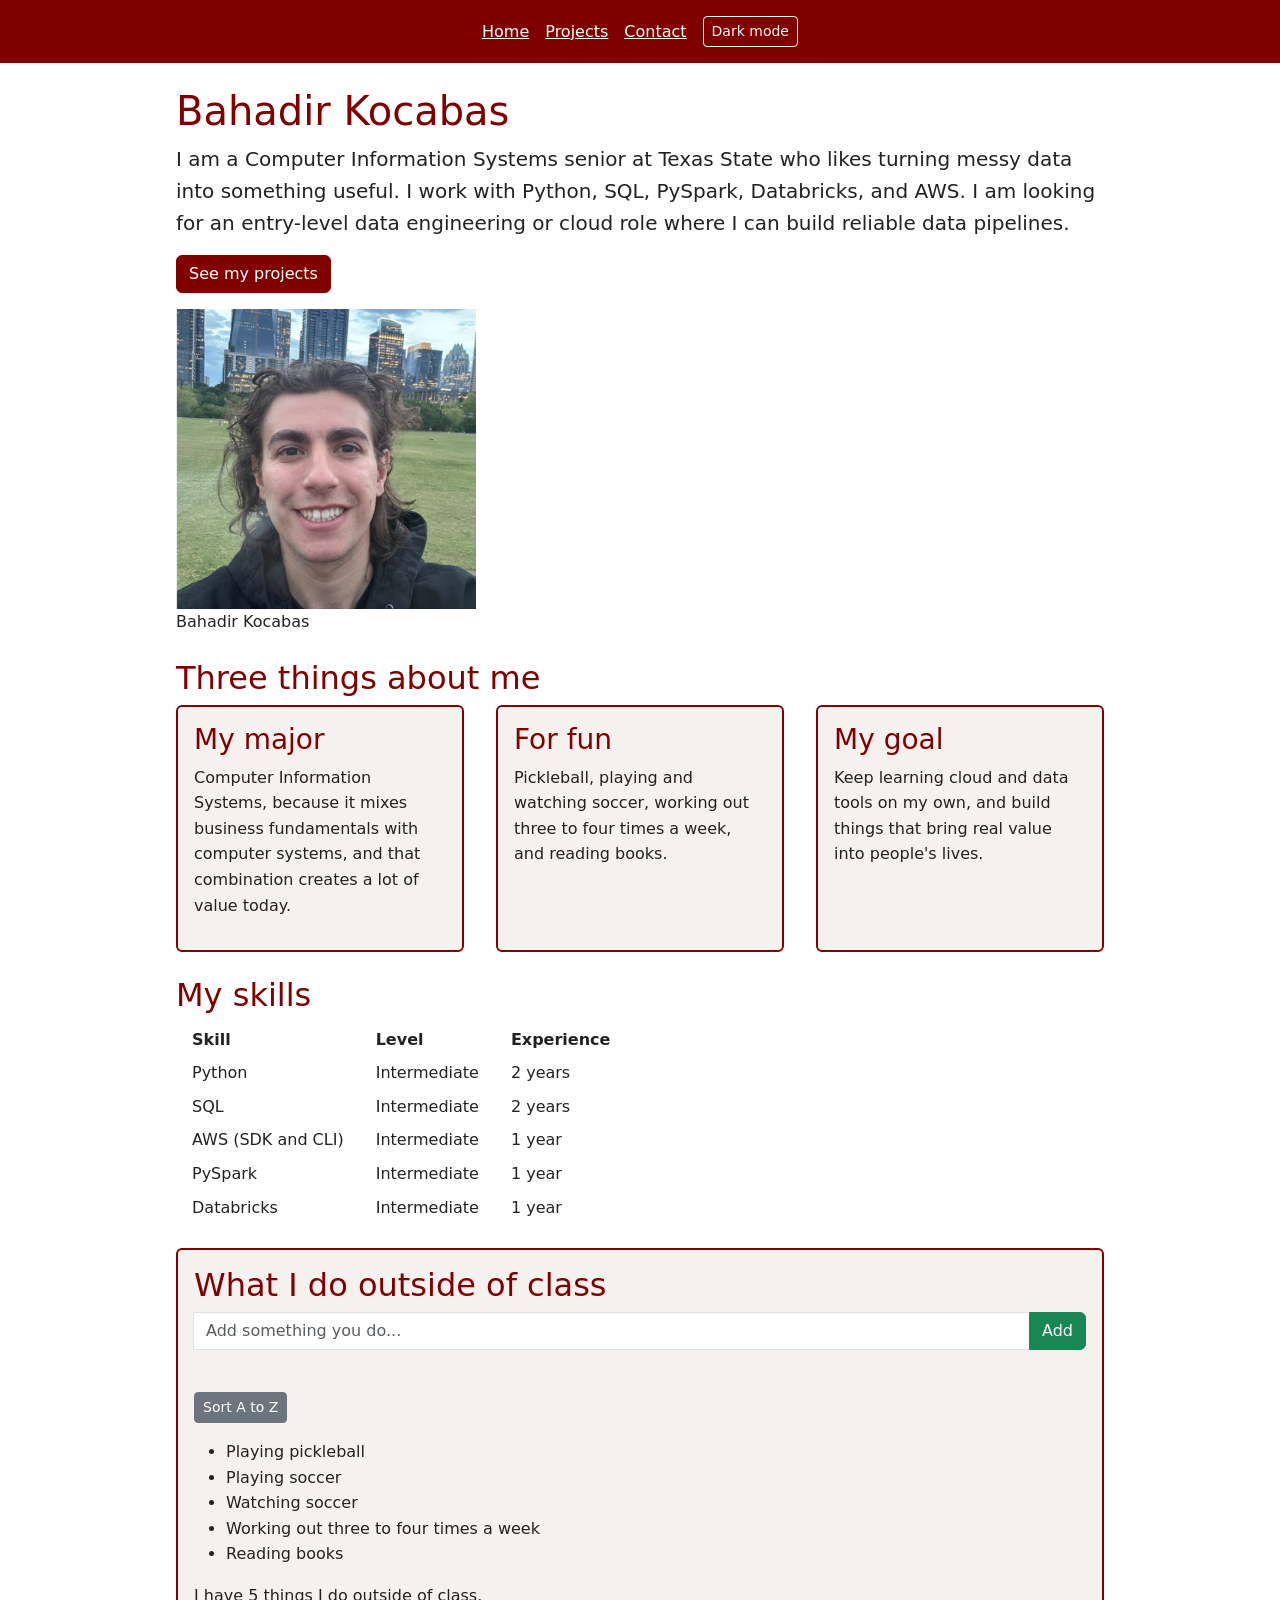
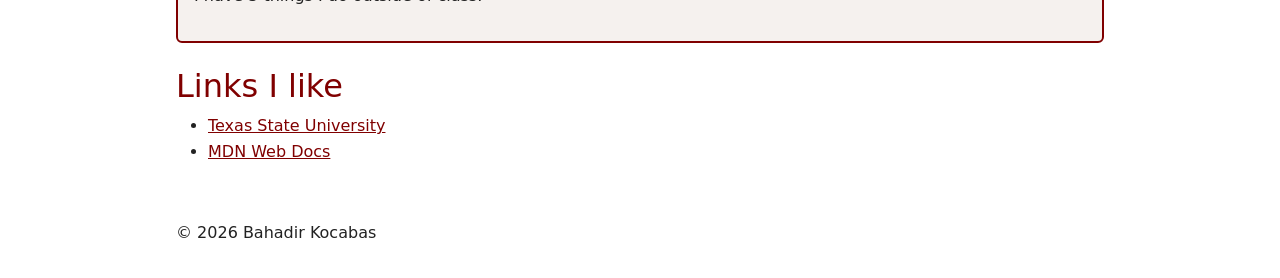
<file: index.html>
<!DOCTYPE html>
<html lang="en">
<head>
  <meta charset="UTF-8">
  <!-- Assignment 4, row 3: the viewport meta tag. Every page needs it. -->
  <meta name="viewport" content="width=device-width, initial-scale=1">
  <title>Bahadir Kocabas</title>
  <!-- Checklist 6: Bootstrap's link line (as in the Week 8 type-along).
       It comes BEFORE styles.css, so my own rules win. -->
  <link rel="stylesheet" href="https://cdn.jsdelivr.net/npm/bootstrap@5.3.3/dist/css/bootstrap.min.css">
  <!-- This line connects this page to styles.css -->
  <link rel="stylesheet" href="styles.css">
</head>
<body>
  <!-- Assignment 4, row 1: the nav bar. The same nav sits on every page. -->
  <header>
    <nav class="container">
      <a href="index.html">Home</a>
      <a href="project.html">Projects</a>
      <a href="contact.html">Contact</a>
      <!-- Feature 1: the dark mode button. script.js listens for its click. -->
      <button type="button" id="theme-btn" class="btn btn-outline-light btn-sm" aria-pressed="false">Dark mode</button>
    </nav>
  </header>

  <!-- Checklist 6: container py-4 around the page (Bootstrap).
       Assignment 4, row 6: class="container" keeps the page centered -->
  <main class="container py-4">
    <!-- Assignment 7, checklist 1: profile. My name, 2-3 sentences about me,
         and the kind of work I want. -->
    <h1>Bahadir Kocabas</h1>
    <p id="intro">I am a Computer Information Systems senior at Texas State who likes turning messy data into something useful. I work with Python, SQL, PySpark, Databricks, and AWS. I am looking for an entry-level data engineering or cloud role where I can build reliable data pipelines.</p>
    <!-- btn btn-primary is Bootstrap; my styles.css recolors it with --brand -->
    <p><a href="project.html" class="btn btn-primary">See my projects</a></p>

    <!-- Put your own photo in the images folder, then change src and alt -->
    <figure>
      <img src="images/headshot.png" alt="Headshot of Bahadir Kocabas" width="300">
      <figcaption>Bahadir Kocabas</figcaption>
    </figure>

    <h2>Three things about me</h2>
    <!-- Assignment 4, row 2: three cards. On wider screens they sit in one row. -->
    <section class="cards">
      <div class="card">
        <h3>My major</h3>
        <p>Computer Information Systems, because it mixes business fundamentals with computer systems, and that combination creates a lot of value today.</p>
      </div>
      <div class="card">
        <h3>For fun</h3>
        <p>Pickleball, playing and watching soccer, working out three to four times a week, and reading books.</p>
      </div>
      <div class="card">
        <h3>My goal</h3>
        <p>Keep learning cloud and data tools on my own, and build things that bring real value into people's lives.</p>
      </div>
    </section>

    <h2>My skills</h2>
    <table>
      <tr><th>Skill</th><th>Level</th><th>Experience</th></tr>
      <tr><td>Python</td><td>Intermediate</td><td>2 years</td></tr>
      <tr><td>SQL</td><td>Intermediate</td><td>2 years</td></tr>
      <tr><td>AWS (SDK and CLI)</td><td>Intermediate</td><td>1 year</td></tr>
      <tr><td>PySpark</td><td>Intermediate</td><td>1 year</td></tr>
      <tr><td>Databricks</td><td>Intermediate</td><td>1 year</td></tr>
    </table>

    <!-- Checklist 7: made it mine. The list sits on my own Home page,
         under a heading I wrote.
         Checklist 6: card card-body mb-3 (Bootstrap) around the list. -->
    <section class="card card-body mb-3">
      <h2>What I do outside of class</h2>

      <!-- Feature 3: a form to add a new item. script.js listens for its submit event. -->
      <form id="add-form" class="input-group mb-2">
        <label for="hobby-input" class="visually-hidden">New item</label>
        <input id="hobby-input" type="text" class="form-control" placeholder="Add something you do...">
        <button type="submit" class="btn btn-success">Add</button>
      </form>
      <p id="hobby-message" aria-live="polite"></p>

      <!-- Feature 2: a button that sorts the list A to Z. script.js listens for its click. -->
      <div class="mb-3">
        <button type="button" id="sort-btn" class="btn btn-secondary btn-sm">Sort A to Z</button>
      </div>

      <!-- Checklist 1: an empty list and an empty count line, each with an id.
           script.js fills both of them in. -->
      <ul id="list"></ul>
      <p id="count"></p>
    </section>

    <h2>Links I like</h2>
    <ul>
      <li><a href="https://www.txst.edu" target="_blank" rel="noopener">Texas State University</a></li>
      <li><a href="https://developer.mozilla.org" target="_blank" rel="noopener">MDN Web Docs</a></li>
    </ul>
  </main>

  <footer class="container">
    <p>&copy; 2026 Bahadir Kocabas</p>
  </footer>

  <!-- Checklist 1: script.js is linked at the END of body, so the list
       and the count line already exist when the script runs. -->
  <script src="script.js"></script>

<!--
Assignment 7:
1. The design principle I fixed, and what I changed: Contrast. In dark mode, Bootstrap's .card class kept its own dark text color, so the card text was dark on a dark background and hard to read. I set .card to color: var(--text) so cards follow my dark mode colors, and I checked every text and background pair in WebAIM's Contrast Checker. All of them pass 4.5:1 in light and dark mode.
2. The tools and AI I used: VS Code, Bootstrap 5.3.3 (CDN), the WebAIM Contrast Checker, Chrome DevTools (device toolbar at 375px and 1280px), GitHub Desktop, and Cloudflare Workers & Pages. I used Claude (AI) to explain concepts, check my code, and help write the contact form handler and the project descriptions. I reviewed and tested everything myself.
-->
</body>
</html>
</file>
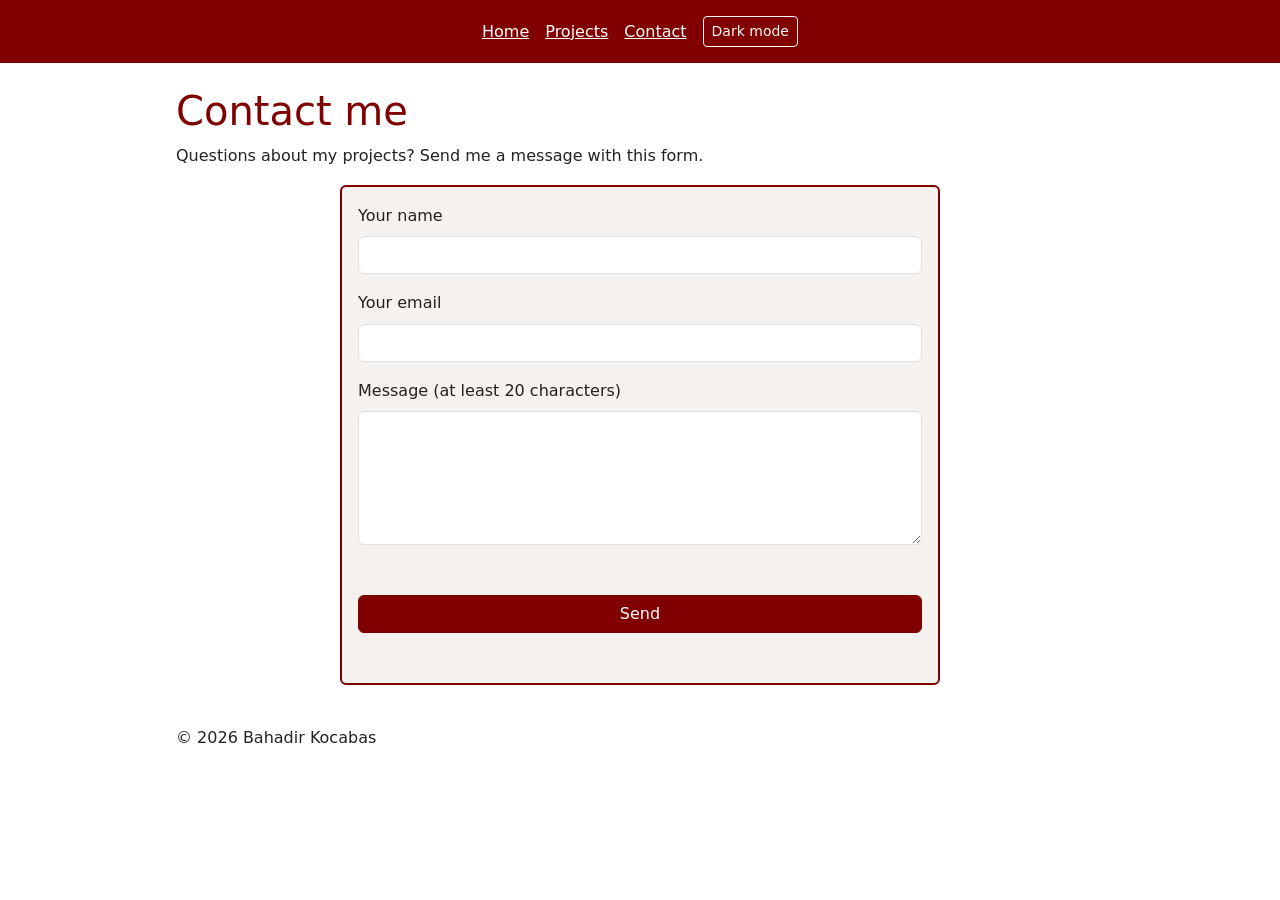
<file: contact.html>
<!DOCTYPE html>
<html lang="en">
<head>
  <meta charset="UTF-8">
  <!-- Checklist 3: the viewport meta tag -->
  <meta name="viewport" content="width=device-width, initial-scale=1">
  <title>Contact | Bahadir Kocabas</title>
  <!-- Bootstrap first, then my styles.css, so my rules win (same as every page) -->
  <link rel="stylesheet" href="https://cdn.jsdelivr.net/npm/bootstrap@5.3.3/dist/css/bootstrap.min.css">
  <link rel="stylesheet" href="styles.css">
</head>
<body>
  <!-- Assignment 7, checklist 3: the same nav on every page -->
  <header>
    <nav class="container">
      <a href="index.html">Home</a>
      <a href="project.html">Projects</a>
      <a href="contact.html">Contact</a>
      <button type="button" id="theme-btn" class="btn btn-outline-light btn-sm" aria-pressed="false">Dark mode</button>
    </nav>
  </header>

  <main class="container py-4">
    <h1>Contact me</h1>
    <p>Questions about my projects? Send me a message with this form.</p>

    <!-- Assignment 7, checklist 6: my own contact form.
         "required" and type="email" are checked by the browser first.
         script.js then checks my own rule (at least 20 characters).
         Every input has a <label>; for="..." matches the input's id.
         novalidate is NOT used, so the browser checks still run. -->
    <form id="contact-form" class="card card-body contact-form">
      <div class="mb-3">
        <label for="name" class="form-label">Your name</label>
        <input id="name" name="name" type="text" class="form-control" required>
      </div>

      <div class="mb-3">
        <label for="email" class="form-label">Your email</label>
        <input id="email" name="email" type="email" class="form-control" required>
      </div>

      <div class="mb-3">
        <label for="message" class="form-label">Message (at least 20 characters)</label>
        <textarea id="message" name="message" rows="5" class="form-control" required aria-describedby="message-error"></textarea>
        <!-- The warning appears right next to (under) the message box.
             aria-live="polite" makes screen readers read it when it changes. -->
        <p id="message-error" class="form-msg" aria-live="polite"></p>
      </div>

      <button type="submit" class="btn btn-primary">Send</button>
      <!-- The thank-you line. It stays empty until the form is OK. -->
      <p id="thanks" class="form-msg" aria-live="polite"></p>
    </form>
  </main>

  <footer class="container">
    <p>&copy; 2026 Bahadir Kocabas</p>
  </footer>

  <!-- script.js runs dark mode and the contact form's submit listener -->
  <script src="script.js"></script>
</body>
</html>
</file>
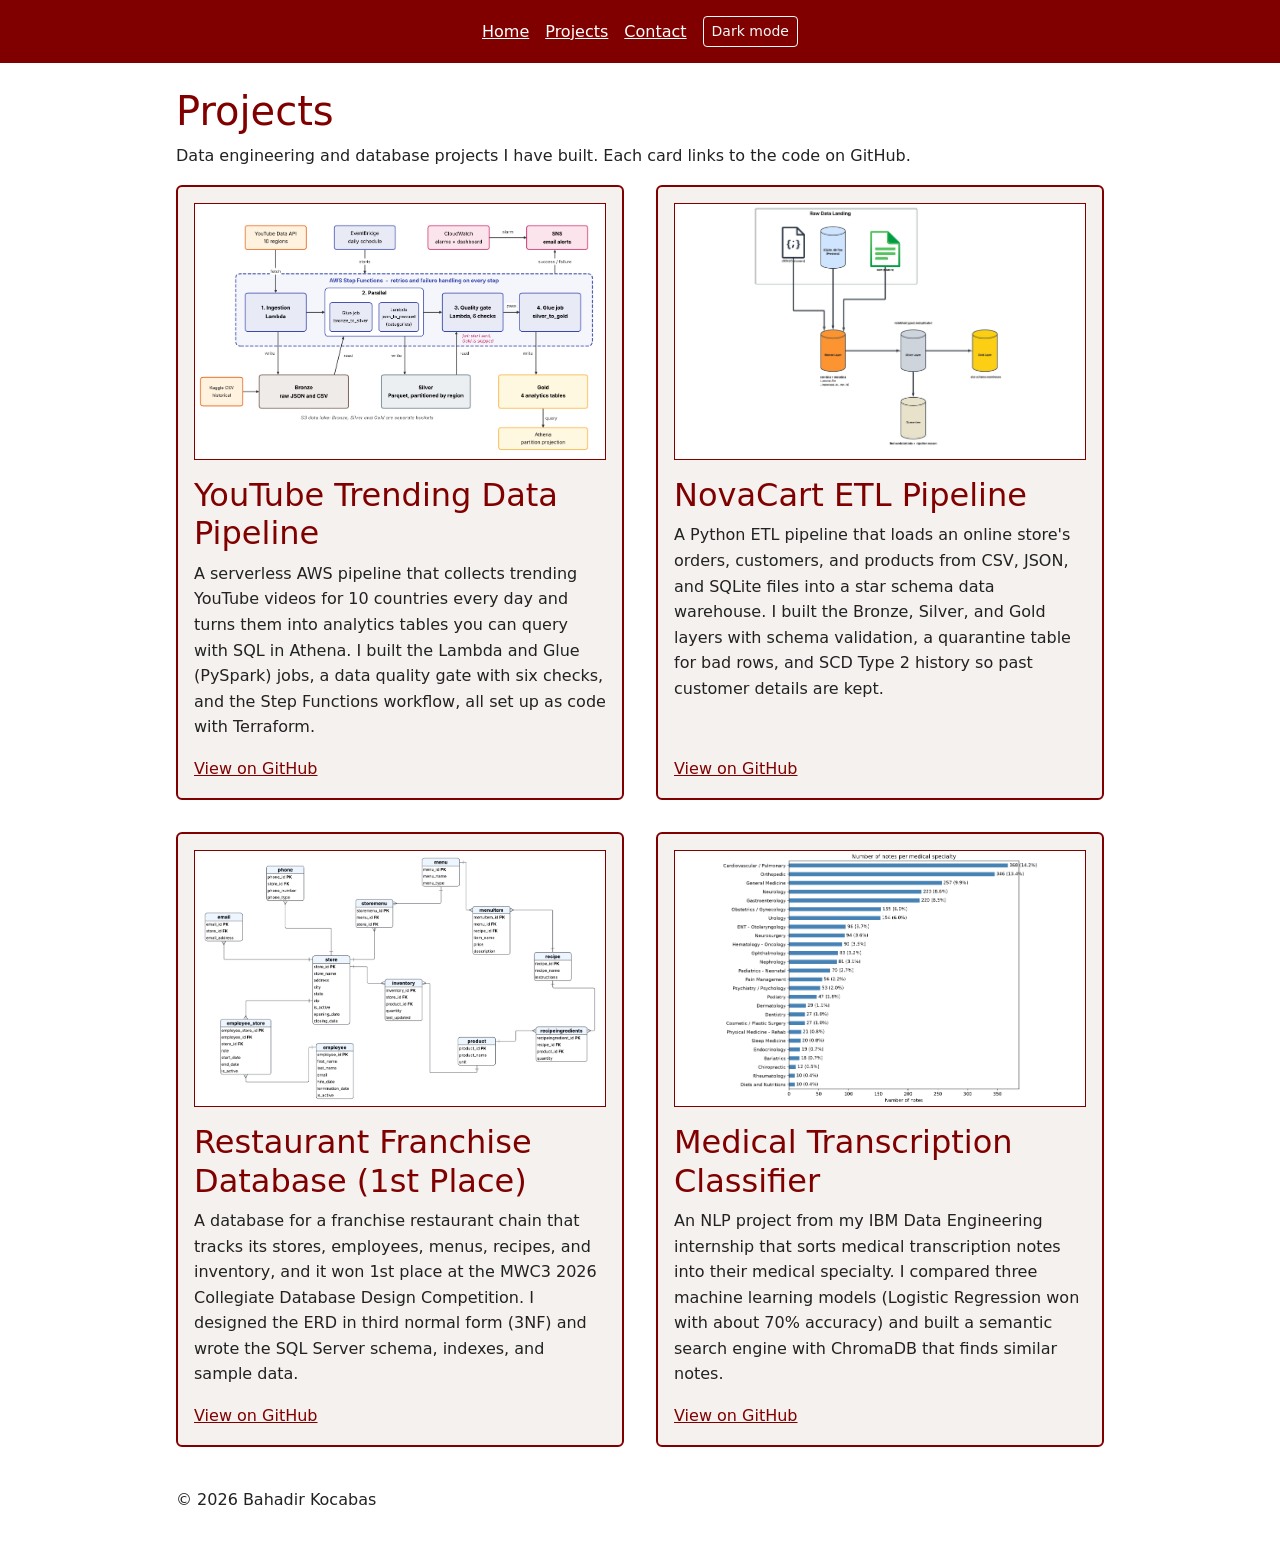
<file: project.html>
<!DOCTYPE html>
<html lang="en">
<head>
  <meta charset="UTF-8">
  <!-- Checklist 3: the viewport meta tag -->
  <meta name="viewport" content="width=device-width, initial-scale=1">
  <title>Projects | Bahadir Kocabas</title>
  <!-- Bootstrap first, then my styles.css, so my rules win (same as every page) -->
  <link rel="stylesheet" href="https://cdn.jsdelivr.net/npm/bootstrap@5.3.3/dist/css/bootstrap.min.css">
  <link rel="stylesheet" href="styles.css">
</head>
<body>
  <!-- Assignment 7, checklist 3: the same nav on every page -->
  <header>
    <nav class="container">
      <a href="index.html">Home</a>
      <a href="project.html">Projects</a>
      <a href="contact.html">Contact</a>
      <button type="button" id="theme-btn" class="btn btn-outline-light btn-sm" aria-pressed="false">Dark mode</button>
    </nav>
  </header>

  <main class="container py-4">
    <h1>Projects</h1>
    <p>Data engineering and database projects I have built. Each card links to the code on GitHub.</p>

    <!-- Assignment 7, checklist 2: showcase. Each project has a title, a
         picture, 2 sentences (what it is + what I did), and a link.
         class="gallery" is a grid: one column on a phone, two on wider screens. -->
    <section class="gallery">

      <!-- This project calls the YouTube Data API with a key. The picture is
           the architecture diagram, and the key is NOT on this site or in the repo. -->
      <article class="card project">
        <img src="images/youtube-pipeline.png" alt="Architecture diagram: the YouTube Data API feeds a Lambda function, AWS Step Functions runs Glue jobs and a quality check, and the data moves through Bronze, Silver, and Gold S3 buckets to Athena.">
        <h2>YouTube Trending Data Pipeline</h2>
        <p>A serverless AWS pipeline that collects trending YouTube videos for 10 countries every day and turns them into analytics tables you can query with SQL in Athena. I built the Lambda and Glue (PySpark) jobs, a data quality gate with six checks, and the Step Functions workflow, all set up as code with Terraform.</p>
        <a href="https://github.com/bahadirkoko/youtube-trending-pipeline" target="_blank" rel="noopener">View on GitHub</a>
      </article>

      <article class="card project">
        <img src="images/novacart-pipeline.jpeg" alt="Pipeline diagram: JSON, SQLite, and CSV files flow into a Bronze layer, then a Silver layer, then a Gold star schema warehouse, with rows that fail validation sent to a Quarantine table.">
        <h2>NovaCart ETL Pipeline</h2>
        <p>A Python ETL pipeline that loads an online store's orders, customers, and products from CSV, JSON, and SQLite files into a star schema data warehouse. I built the Bronze, Silver, and Gold layers with schema validation, a quarantine table for bad rows, and SCD Type 2 history so past customer details are kept.</p>
        <a href="https://github.com/bahadirkoko/novacart-etl-pipeline" target="_blank" rel="noopener">View on GitHub</a>
      </article>

      <article class="card project">
        <img src="images/mwc3-erd.png" alt="Entity-relationship diagram with tables for store, employee, menu, menu item, recipe, product, and inventory, connected by crow's foot lines.">
        <h2>Restaurant Franchise Database (1st Place)</h2>
        <p>A database for a franchise restaurant chain that tracks its stores, employees, menus, recipes, and inventory, and it won 1st place at the MWC3 2026 Collegiate Database Design Competition. I designed the ERD in third normal form (3NF) and wrote the SQL Server schema, indexes, and sample data.</p>
        <a href="https://github.com/bahadirkoko/mwc3databasedesigncomp" target="_blank" rel="noopener">View on GitHub</a>
      </article>

      <article class="card project">
        <img src="images/medical-specialties.png" alt="Bar chart of notes per medical specialty, from 368 Cardiovascular and Pulmonary notes down to 10 Diets and Nutritions notes, showing how uneven the classes are.">
        <h2>Medical Transcription Classifier</h2>
        <p>An NLP project from my IBM Data Engineering internship that sorts medical transcription notes into their medical specialty. I compared three machine learning models (Logistic Regression won with about 70% accuracy) and built a semantic search engine with ChromaDB that finds similar notes.</p>
        <a href="https://github.com/bahadirkoko/medical-transcription-classifier" target="_blank" rel="noopener">View on GitHub</a>
      </article>

    </section>
  </main>

  <footer class="container">
    <p>&copy; 2026 Bahadir Kocabas</p>
  </footer>

  <!-- script.js runs the dark mode button on this page too -->
  <script src="script.js"></script>
</body>
</html>
</file>
<file: styles.css>
/* Make widths behave. Leave this line as it is. */
* { box-sizing: border-box; }

/* Your variables: change a color here, and the whole site follows */
:root {
  --brand: #800000;
  --brand-dark: #5c0000; /* buttons when hovered or pressed */
  --light: #f5f1ee;
  --text: #222222;
  --space: 1rem;
  --accent: #800000;   /* headings, links, card frames (changes in dark mode) */
  --page-bg: #ffffff;  /* the page background (changes in dark mode) */
  --img-bg: #ffffff;   /* behind project pictures (stays white, the diagrams are drawn on white) */
}

/* Feature 1: dark mode. script.js adds class="dark" to the body.
   These variables replace the ones above, so the whole site recolors at once. */
body.dark {
  --page-bg: #181818;
  --light: #2a2a2a;
  --text: #eeeeee;
  --accent: #ff9c9c;
}

/* The voice: typography for the whole site */
body {
  margin: 0;
  font-family: system-ui, sans-serif;
  line-height: 1.6;
  color: var(--text);
  background-color: var(--page-bg);
}

h1, h2, h3, a { color: var(--accent); }

/* The intro line (an id selector) */
#intro { font-size: 1.25rem; }

/* Photos never get wider than the screen (no sideways scrolling) */
img { max-width: 100%; height: auto; }

/* Checklist 6: a centered container (max-width + margin: 0 auto) */
.container {
  max-width: 960px;
  margin: 0 auto;
  padding: var(--space);
}

/* Checklist 1: the nav bar (Flexbox) */
header { background: var(--brand); }
nav {
  display: flex;
  justify-content: center;
  align-items: center;
  flex-wrap: wrap;   /* on a very narrow phone the button drops to a new line instead of overflowing */
  gap: var(--space);
}
nav a { color: white; }

/* Bootstrap's blue .btn-primary gets its colors from Bootstrap's own
   variables (--bs-btn-...). I point those at my :root colors instead. */
.btn-primary {
  --bs-btn-bg: var(--brand);
  --bs-btn-border-color: var(--brand);
  --bs-btn-hover-bg: var(--brand-dark);
  --bs-btn-hover-border-color: var(--brand-dark);
  --bs-btn-active-bg: var(--brand-dark);
  --bs-btn-active-border-color: var(--brand-dark);
}

/* Each card gets a frame (a class selector and the box model) */
.card {
  background: var(--light);
  color: var(--text);   /* Bootstrap's .card sets its own dark text color; this keeps dark mode readable */
  border: 2px solid var(--accent);
  padding: var(--space);
}

/* The table: smaller text and tighter cells on a phone so the three
   columns fit; the @media block below gives them more room. */
th, td { padding: 0.25rem 0.4rem; text-align: left; font-size: 0.85rem; }

/* Assignment 7: the contact form is centered and not too wide to read */
.contact-form {
  max-width: 600px;
  margin: 0 auto;
}

/* Assignment 7: project cards. The picture fills the card's width.
   aspect-ratio gives every picture the same box shape, and
   object-fit: contain shrinks the whole picture to fit inside it
   (nothing is cut off). margin-top: auto pushes the link to the
   bottom of each card, so the links line up. */
.project img {
  width: 100%;
  aspect-ratio: 16 / 10;
  object-fit: contain;
  background: var(--img-bg);
  margin-bottom: var(--space);
  border: 1px solid var(--accent);
}
.project a { margin-top: auto; }

/* Checklist 5, part 1 (mobile-first): the phone layout comes first.
   These rules work on every screen. 1fr makes one column, so the
   cards and the projects stack. Checklist 4: display: grid. */
.cards, .gallery {
  display: grid;
  grid-template-columns: 1fr;
  gap: 2rem;
}

/* Checklist 5, part 2: this media query ADDS columns on wider screens.
   min-width: 600px means "only when the screen is 600px or wider".
   On a phone, the browser skips this whole block, so one column stays. */
@media (min-width: 600px) {
  /* Checklist 2: the three cards sit in one row (Flexbox + gap) */
  .cards {
    display: flex;
    gap: 2rem;
  }
  /* normal text size and more room inside the table cells on wider screens */
  th, td { padding: 0.25rem 1rem; font-size: 1rem; }
  /* flex: 1 makes the three cards share the row equally */
  .cards .card { flex: 1; }
  /* Checklist 4: the four projects get two columns (a 2 x 2 grid) */
  .gallery {
    grid-template-columns: repeat(2, 1fr);
  }
}

/* Assignment 5: Bootstrap tightens heading and table spacing, so give the
   sections room again. "main > h2" means only headings placed directly in main. */
main > h2 { margin-top: 1.5rem; }
table { margin-bottom: 1.5rem; }

/* Feature 3: the short warning under the add form. It keeps its height
   even when empty, so the page does not jump when a warning appears. */
#hobby-message, .form-msg {
  min-height: 1.6rem;
  margin: 0 0 0.5rem 0;
  color: var(--accent);
  font-weight: bold;
}

/* Long words in a new list item wrap instead of running off the screen */
#list li { overflow-wrap: anywhere; }
</file>
